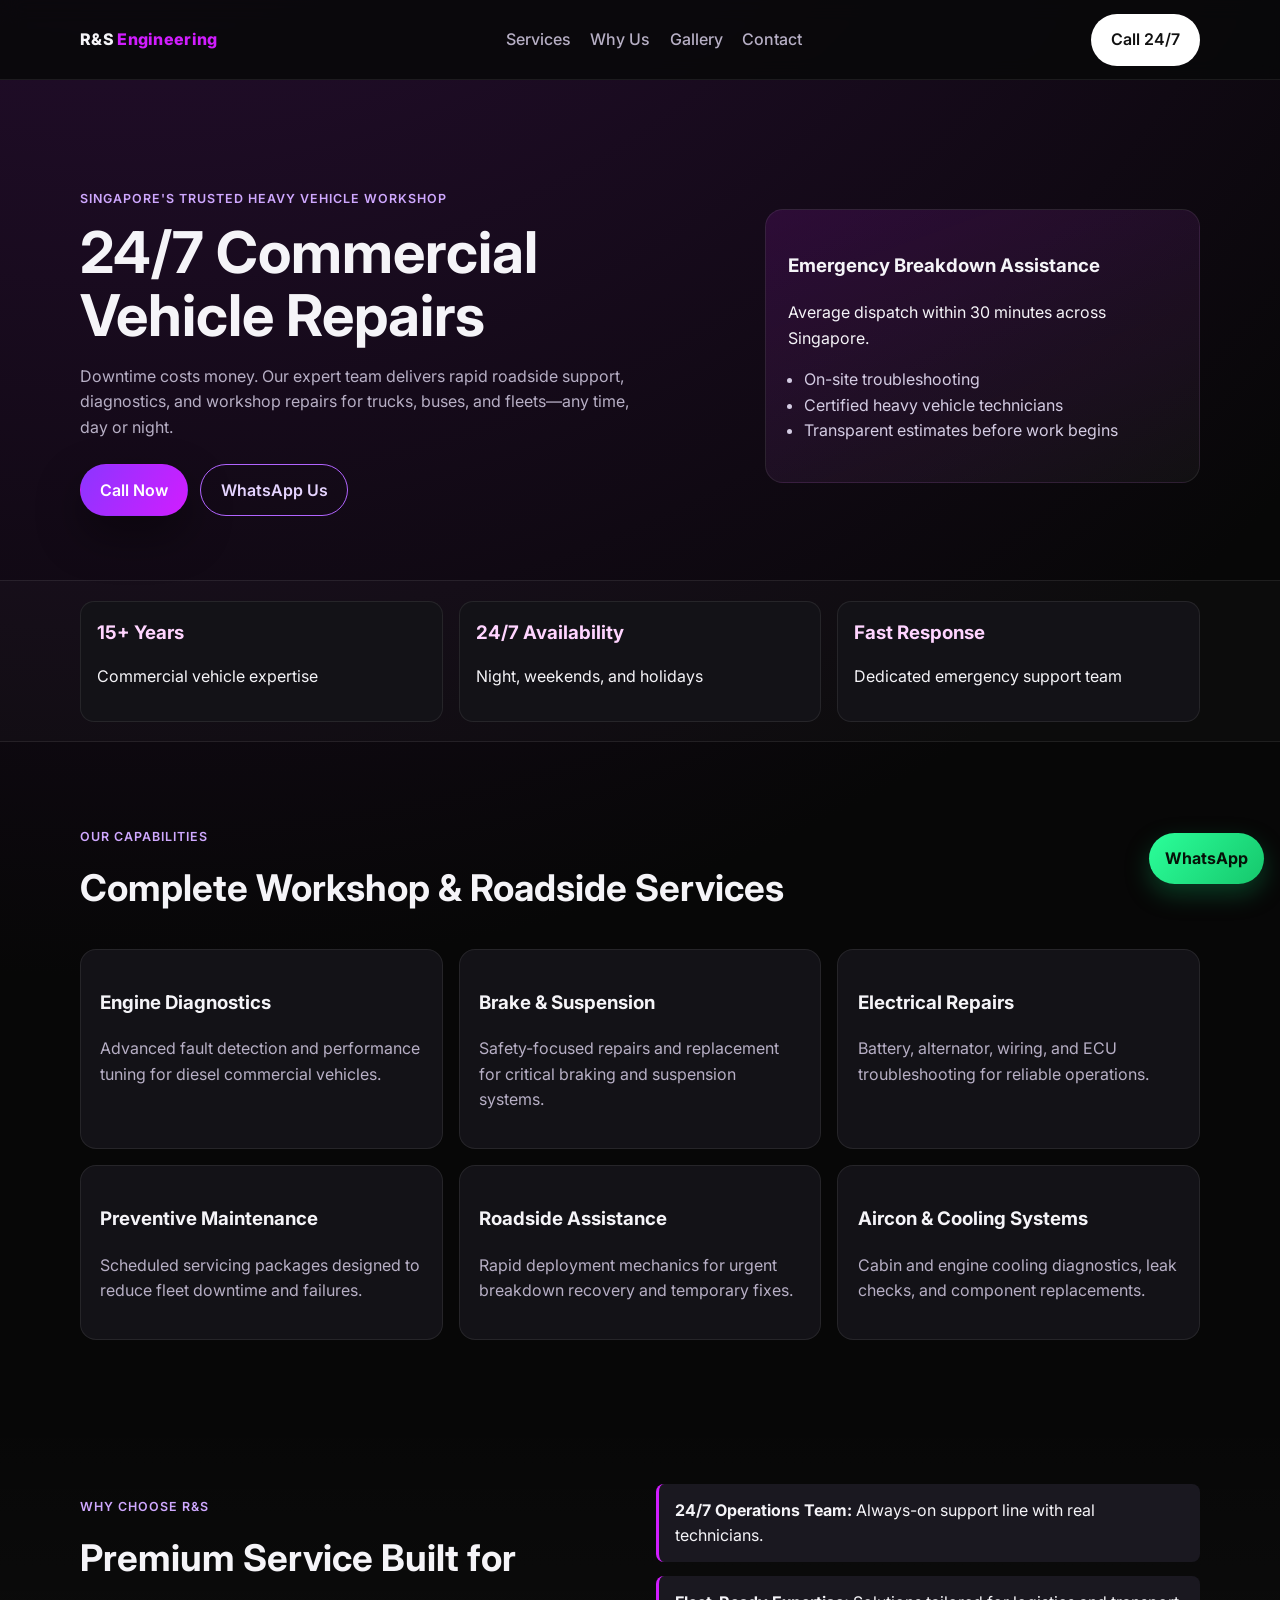
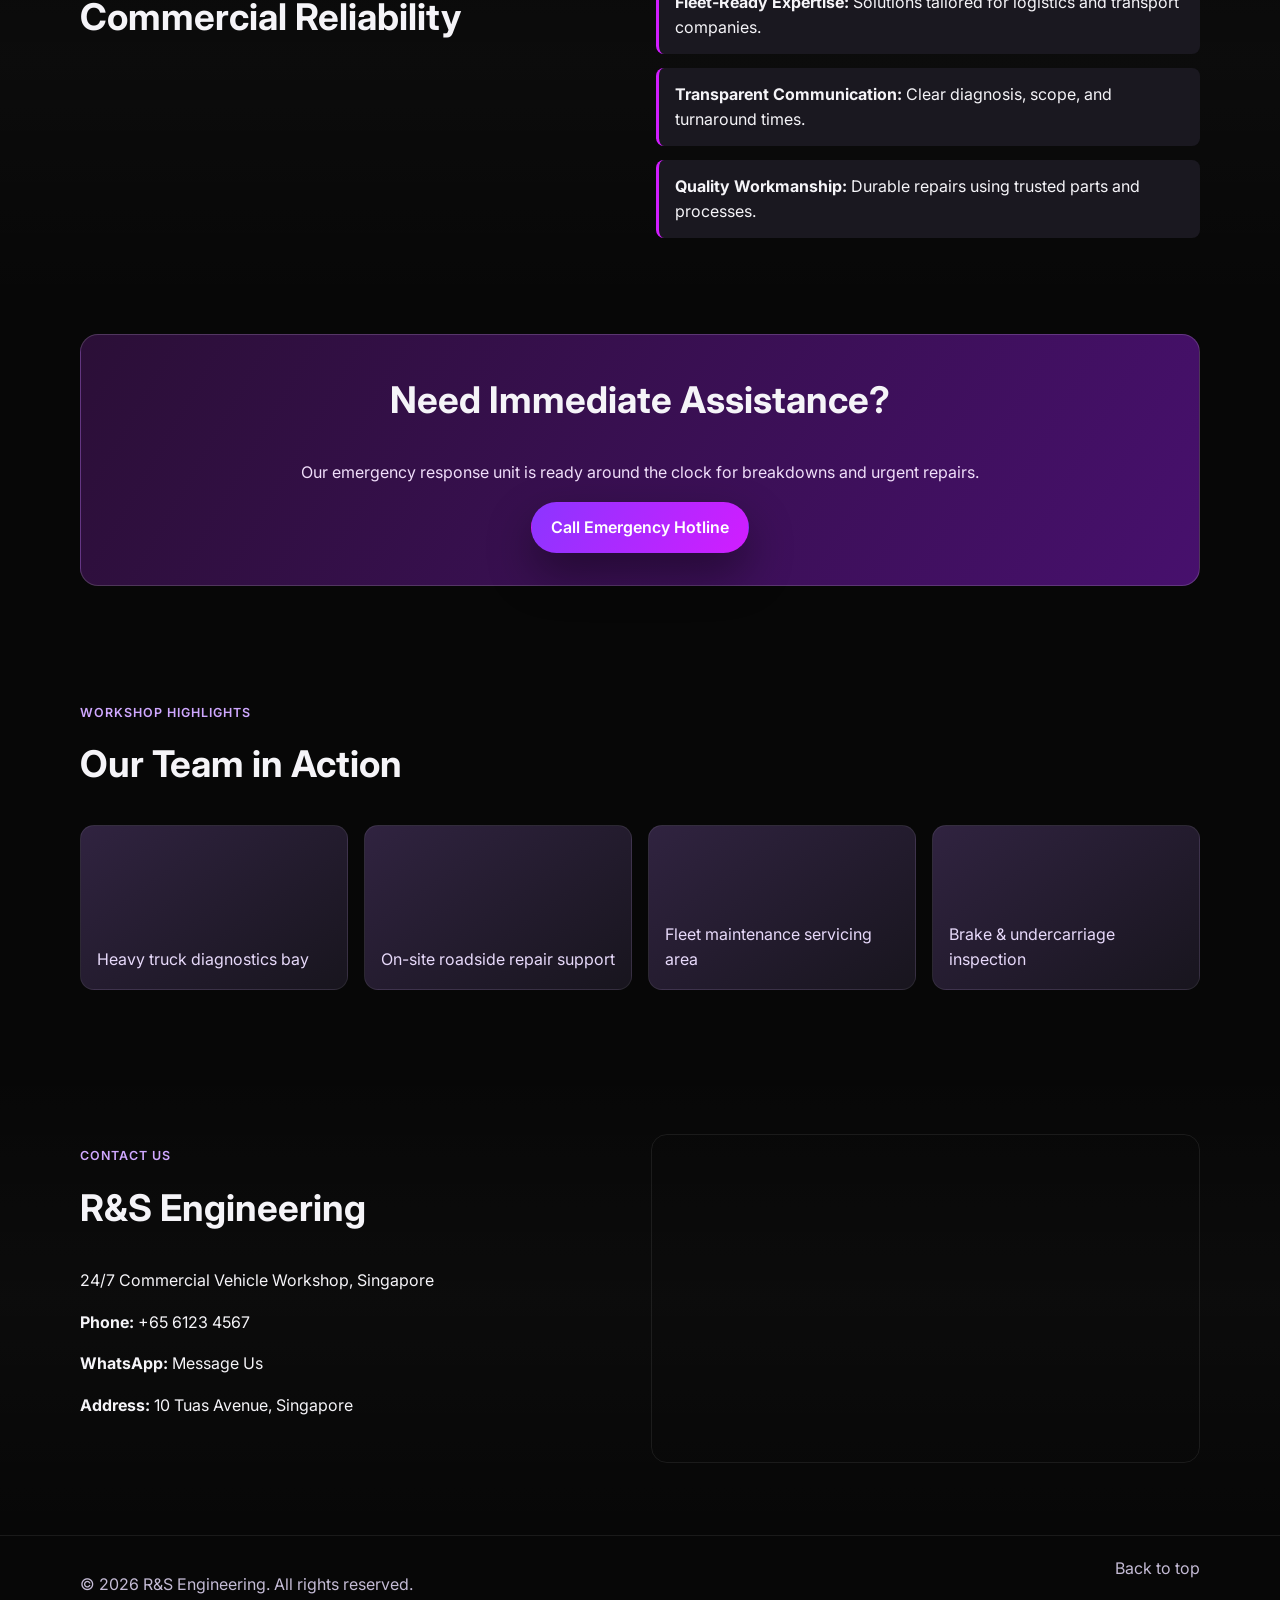
<file: index.html>
<!DOCTYPE html>
<html lang="en">
  <head>
    <meta charset="UTF-8" />
    <meta name="viewport" content="width=device-width, initial-scale=1.0" />
    <title>R&S Engineering | 24/7 Commercial Vehicle Workshop Singapore</title>
    <meta
      name="description"
      content="R&S Engineering provides 24/7 commercial vehicle repairs in Singapore. Fast response, expert diagnostics, and reliable heavy vehicle maintenance."
    />
    <link rel="preconnect" href="https://fonts.googleapis.com" />
    <link rel="preconnect" href="https://fonts.gstatic.com" crossorigin />
    <link
      href="https://fonts.googleapis.com/css2?family=Inter:wght@400;500;600;700;800&display=swap"
      rel="stylesheet"
    />
    <link rel="stylesheet" href="style.css" />
  </head>
  <body>
    <header class="navbar">
      <div class="container nav-wrap">
        <a href="#" class="brand">R&amp;S <span>Engineering</span></a>
        <nav class="nav-links" aria-label="Primary navigation">
          <a href="#services">Services</a>
          <a href="#why-us">Why Us</a>
          <a href="#gallery">Gallery</a>
          <a href="#contact">Contact</a>
        </nav>
        <a href="tel:+6561234567" class="btn btn-call">Call 24/7</a>
      </div>
    </header>

    <main>
      <section class="hero" id="top">
        <div class="container hero-grid reveal">
          <div>
            <p class="kicker">Singapore's Trusted Heavy Vehicle Workshop</p>
            <h1>24/7 Commercial Vehicle Repairs</h1>
            <p class="lead">
              Downtime costs money. Our expert team delivers rapid roadside support,
              diagnostics, and workshop repairs for trucks, buses, and fleets—any
              time, day or night.
            </p>
            <div class="hero-actions">
              <a class="btn btn-primary" href="tel:+6561234567">Call Now</a>
              <a class="btn btn-outline" href="https://wa.me/6561234567" target="_blank" rel="noopener noreferrer">WhatsApp Us</a>
            </div>
          </div>
          <div class="hero-card">
            <h3>Emergency Breakdown Assistance</h3>
            <p>Average dispatch within 30 minutes across Singapore.</p>
            <ul>
              <li>On-site troubleshooting</li>
              <li>Certified heavy vehicle technicians</li>
              <li>Transparent estimates before work begins</li>
            </ul>
          </div>
        </div>
      </section>

      <section class="trust-bar">
        <div class="container trust-items reveal">
          <article>
            <h3>15+ Years</h3>
            <p>Commercial vehicle expertise</p>
          </article>
          <article>
            <h3>24/7 Availability</h3>
            <p>Night, weekends, and holidays</p>
          </article>
          <article>
            <h3>Fast Response</h3>
            <p>Dedicated emergency support team</p>
          </article>
        </div>
      </section>

      <section class="section" id="services">
        <div class="container">
          <div class="section-head reveal">
            <p class="kicker">Our Capabilities</p>
            <h2>Complete Workshop & Roadside Services</h2>
          </div>
          <div class="services-grid">
            <article class="service-card reveal"><h3>Engine Diagnostics</h3><p>Advanced fault detection and performance tuning for diesel commercial vehicles.</p></article>
            <article class="service-card reveal"><h3>Brake & Suspension</h3><p>Safety-focused repairs and replacement for critical braking and suspension systems.</p></article>
            <article class="service-card reveal"><h3>Electrical Repairs</h3><p>Battery, alternator, wiring, and ECU troubleshooting for reliable operations.</p></article>
            <article class="service-card reveal"><h3>Preventive Maintenance</h3><p>Scheduled servicing packages designed to reduce fleet downtime and failures.</p></article>
            <article class="service-card reveal"><h3>Roadside Assistance</h3><p>Rapid deployment mechanics for urgent breakdown recovery and temporary fixes.</p></article>
            <article class="service-card reveal"><h3>Aircon & Cooling Systems</h3><p>Cabin and engine cooling diagnostics, leak checks, and component replacements.</p></article>
          </div>
        </div>
      </section>

      <section class="section alt" id="why-us">
        <div class="container why-grid reveal">
          <div>
            <p class="kicker">Why Choose R&amp;S</p>
            <h2>Premium Service Built for Commercial Reliability</h2>
          </div>
          <ul class="why-list">
            <li><strong>24/7 Operations Team:</strong> Always-on support line with real technicians.</li>
            <li><strong>Fleet-Ready Expertise:</strong> Solutions tailored for logistics and transport companies.</li>
            <li><strong>Transparent Communication:</strong> Clear diagnosis, scope, and turnaround times.</li>
            <li><strong>Quality Workmanship:</strong> Durable repairs using trusted parts and processes.</li>
          </ul>
        </div>
      </section>

      <section class="emergency reveal">
        <div class="container emergency-box">
          <h2>Need Immediate Assistance?</h2>
          <p>Our emergency response unit is ready around the clock for breakdowns and urgent repairs.</p>
          <a href="tel:+6561234567" class="btn btn-primary">Call Emergency Hotline</a>
        </div>
      </section>

      <section class="section" id="gallery">
        <div class="container">
          <div class="section-head reveal">
            <p class="kicker">Workshop Highlights</p>
            <h2>Our Team in Action</h2>
          </div>
          <div class="gallery-grid">
            <div class="gallery-item reveal">Heavy truck diagnostics bay</div>
            <div class="gallery-item reveal">On-site roadside repair support</div>
            <div class="gallery-item reveal">Fleet maintenance servicing area</div>
            <div class="gallery-item reveal">Brake & undercarriage inspection</div>
          </div>
        </div>
      </section>

      <section class="section alt" id="contact">
        <div class="container contact-grid reveal">
          <div>
            <p class="kicker">Contact Us</p>
            <h2>R&amp;S Engineering</h2>
            <p>24/7 Commercial Vehicle Workshop, Singapore</p>
            <p><strong>Phone:</strong> <a href="tel:+6561234567">+65 6123 4567</a></p>
            <p><strong>WhatsApp:</strong> <a href="https://wa.me/6561234567" target="_blank" rel="noopener noreferrer">Message Us</a></p>
            <p><strong>Address:</strong> 10 Tuas Avenue, Singapore</p>
          </div>
          <div class="map-wrap" aria-label="Map location placeholder">
            <iframe
              title="R&S Engineering Location"
              src="https://www.google.com/maps?q=tuas+singapore&output=embed"
              loading="lazy"
              referrerpolicy="no-referrer-when-downgrade"
            ></iframe>
          </div>
        </div>
      </section>
    </main>

    <footer class="footer">
      <div class="container footer-wrap">
        <p>© 2026 R&amp;S Engineering. All rights reserved.</p>
        <a href="#top">Back to top</a>
      </div>
    </footer>

    <a
      class="floating-wa"
      href="https://wa.me/6561234567"
      target="_blank"
      rel="noopener noreferrer"
      aria-label="Chat on WhatsApp"
    >
      WhatsApp
    </a>
  </body>
</html>
</file>
<file: style.css>
:root {
  --bg: #070707;
  --panel: #131217;
  --panel-2: #1a1820;
  --text: #f5f4f8;
  --muted: #b7afc5;
  --accent: #d11dff;
  --accent-2: #8c35ff;
  --line: rgba(255, 255, 255, 0.08);
  --shadow: 0 20px 45px rgba(0, 0, 0, 0.4);
}
* { box-sizing: border-box; }
html { scroll-behavior: smooth; }
body {
  margin: 0;
  font-family: "Inter", sans-serif;
  background: radial-gradient(circle at 10% -20%, #31103f, var(--bg) 40%);
  color: var(--text);
  line-height: 1.6;
}
a { color: inherit; text-decoration: none; }
.container { width: min(1120px, 92%); margin-inline: auto; }

.navbar {
  position: sticky; top: 0; z-index: 50;
  backdrop-filter: blur(10px);
  background: rgba(9, 9, 10, 0.88);
  border-bottom: 1px solid var(--line);
}
.nav-wrap { display: flex; align-items: center; justify-content: space-between; gap: 1rem; padding: .85rem 0; }
.brand { font-weight: 800; letter-spacing: .3px; }
.brand span { color: var(--accent); }
.nav-links { display: flex; gap: 1.2rem; color: var(--muted); font-weight: 500; }

.btn {
  display: inline-flex; align-items: center; justify-content: center;
  padding: .76rem 1.2rem; border-radius: 999px; font-weight: 600;
  border: 1px solid transparent; transition: .25s ease;
}
.btn:hover { transform: translateY(-2px); }
.btn-primary { background: linear-gradient(120deg, var(--accent-2), var(--accent)); color: white; box-shadow: var(--shadow); }
.btn-outline { border-color: #b164ff; color: #e5d4ff; }
.btn-call { background: #fff; color: #111; }

.hero { padding: 6rem 0 4rem; }
.hero-grid { display: grid; grid-template-columns: 1.2fr .8fr; gap: 2rem; align-items: center; }
.kicker { color: #cfa8ff; font-weight: 600; letter-spacing: .08em; text-transform: uppercase; font-size: .78rem; }
h1 { font-size: clamp(2rem, 5vw, 3.6rem); line-height: 1.1; margin: .35rem 0 1rem; }
.lead { color: var(--muted); max-width: 58ch; }
.hero-actions { display: flex; flex-wrap: wrap; gap: .75rem; margin-top: 1.5rem; }
.hero-card {
  background: linear-gradient(160deg, rgba(209, 29, 255, .13), rgba(255, 255, 255, .04));
  border: 1px solid var(--line); border-radius: 18px; padding: 1.4rem;
}
.hero-card ul { padding-left: 1rem; color: #d4cce3; }

.trust-bar { border-block: 1px solid var(--line); background: rgba(255,255,255,.02); }
.trust-items { display: grid; grid-template-columns: repeat(3, 1fr); gap: 1rem; padding: 1.2rem 0; }
.trust-items article { background: var(--panel); padding: 1rem; border-radius: 14px; border: 1px solid var(--line); }
.trust-items h3 { margin: 0; color: #ffd4ff; }

.section { padding: 4.5rem 0; }
.section.alt { background: linear-gradient(180deg, transparent, rgba(255,255,255,.02), transparent); }
.section-head h2, .why-grid h2, .emergency h2, .contact-grid h2 { font-size: clamp(1.55rem, 3vw, 2.3rem); margin-top: .2rem; }

.services-grid { margin-top: 1.6rem; display: grid; grid-template-columns: repeat(3, 1fr); gap: 1rem; }
.service-card {
  background: var(--panel); border: 1px solid var(--line); border-radius: 16px;
  padding: 1.2rem; transition: .25s ease;
}
.service-card:hover { transform: translateY(-6px); border-color: rgba(209, 29, 255, .5); }
.service-card p { color: var(--muted); }

.why-grid { display: grid; grid-template-columns: 1fr 1fr; gap: 2rem; align-items: start; }
.why-list { list-style: none; padding: 0; margin: 0; display: grid; gap: .85rem; }
.why-list li { background: var(--panel-2); border-left: 3px solid var(--accent); padding: .85rem 1rem; border-radius: 8px; }

.emergency { padding: 1.5rem 0 2rem; }
.emergency-box { text-align: center; background: linear-gradient(120deg, #2b0f37, #47106d); padding: 2rem; border-radius: 18px; border: 1px solid rgba(255,255,255,.16); }
.emergency-box p { color: #f0defa; }

.gallery-grid { margin-top: 1.4rem; display: grid; grid-template-columns: repeat(4, 1fr); gap: 1rem; }
.gallery-item {
  min-height: 165px; border-radius: 14px; padding: 1rem; display: flex; align-items: end;
  background: linear-gradient(145deg, #302340, #18151e);
  border: 1px solid var(--line); color: #e7d9fa;
}
.contact-grid { display: grid; grid-template-columns: 1fr 1fr; gap: 1.4rem; }
.map-wrap { border: 1px solid var(--line); border-radius: 16px; overflow: hidden; min-height: 320px; }
.map-wrap iframe { width: 100%; height: 100%; min-height: 320px; border: 0; filter: grayscale(1) contrast(1.1) brightness(.8); }

.footer { border-top: 1px solid var(--line); padding: 1.2rem 0 2.4rem; color: #c4bbd5; }
.footer-wrap { display: flex; justify-content: space-between; gap: 1rem; flex-wrap: wrap; }

.floating-wa {
  position: fixed; right: 1rem; bottom: 1rem; z-index: 60;
  background: linear-gradient(130deg, #2bff9a, #16c76c);
  color: #061108; font-weight: 700; padding: .8rem 1rem; border-radius: 999px;
  box-shadow: 0 10px 25px rgba(13, 161, 88, .35);
}

.reveal { animation: fadeUp .8s ease both; }
@keyframes fadeUp {
  from { opacity: 0; transform: translateY(24px); }
  to { opacity: 1; transform: translateY(0); }
}

@media (max-width: 960px) {
  .nav-links { display: none; }
  .hero-grid, .why-grid, .contact-grid { grid-template-columns: 1fr; }
  .services-grid { grid-template-columns: repeat(2, 1fr); }
  .gallery-grid { grid-template-columns: repeat(2, 1fr); }
}

@media (max-width: 640px) {
  .hero { padding-top: 4.5rem; }
  .services-grid, .trust-items, .gallery-grid { grid-template-columns: 1fr; }
  .btn { width: 100%; }
  .hero-actions .btn { width: auto; }
}
</file>
